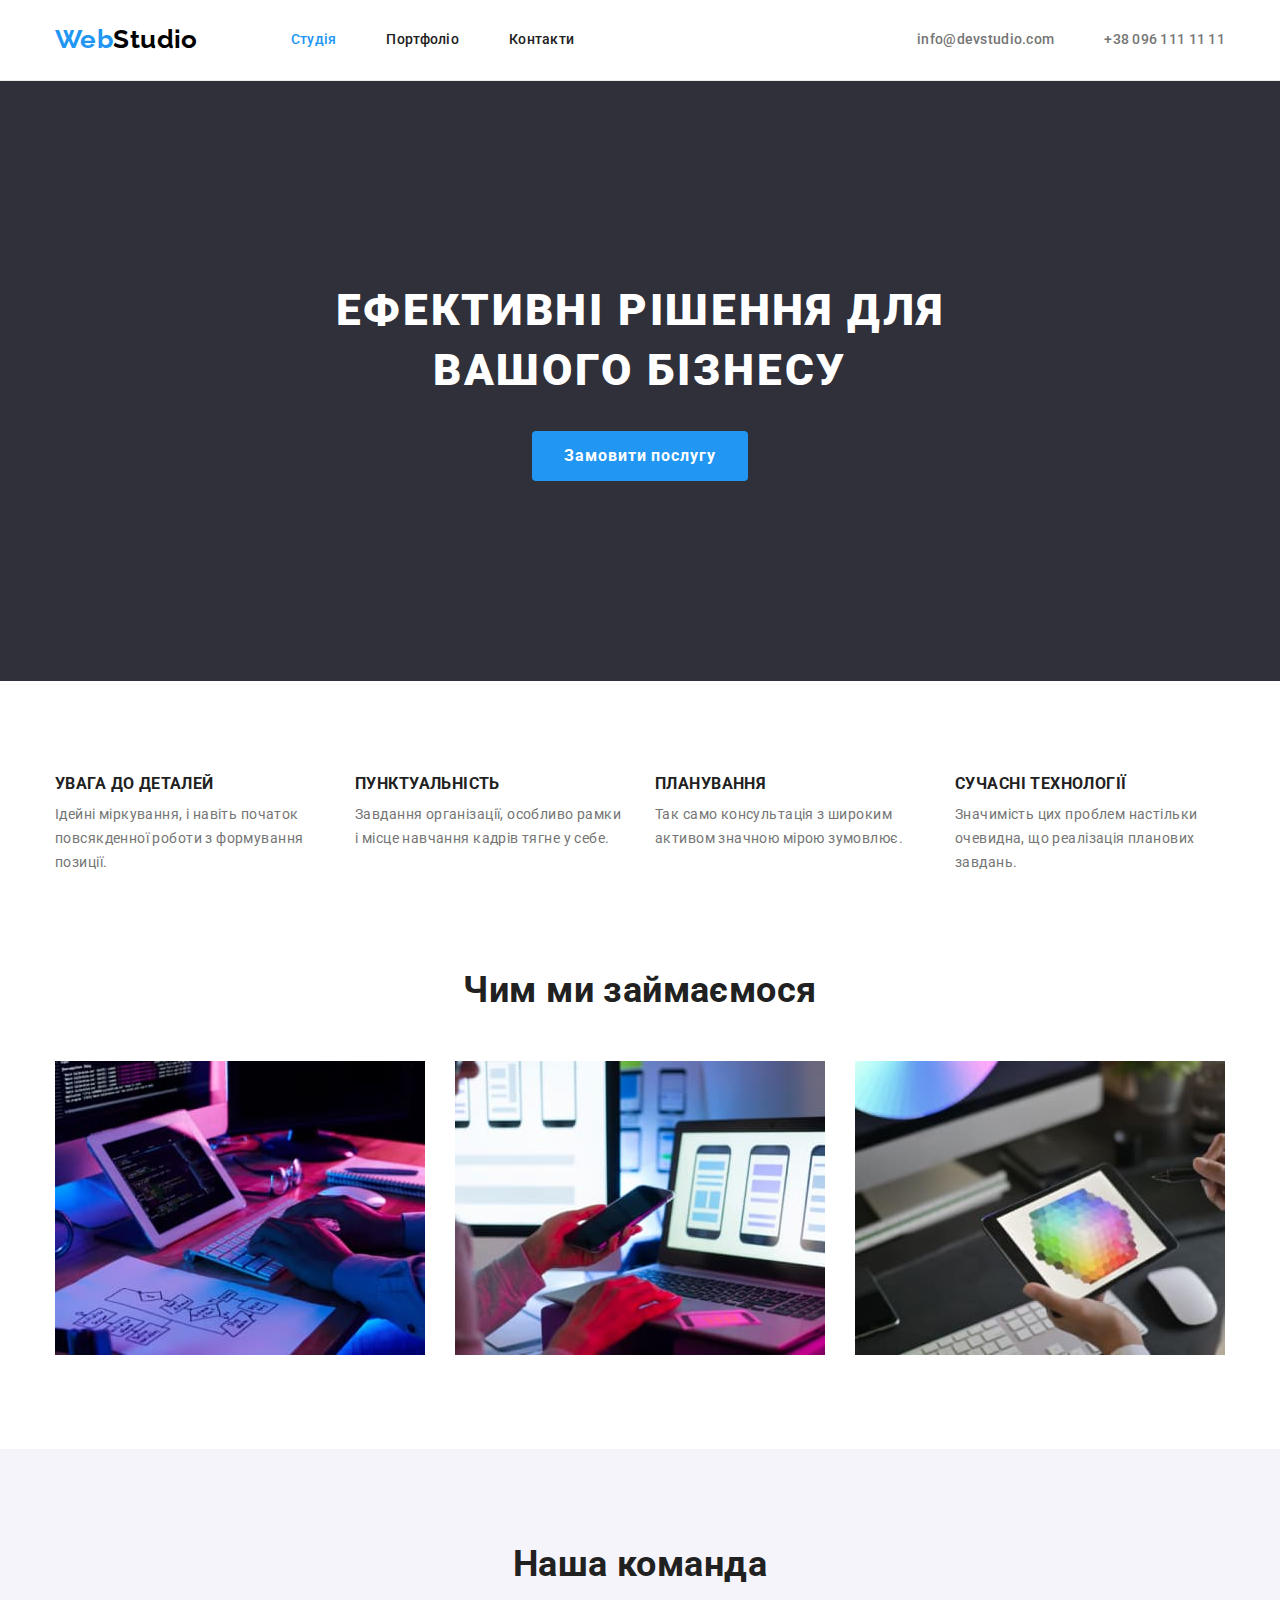
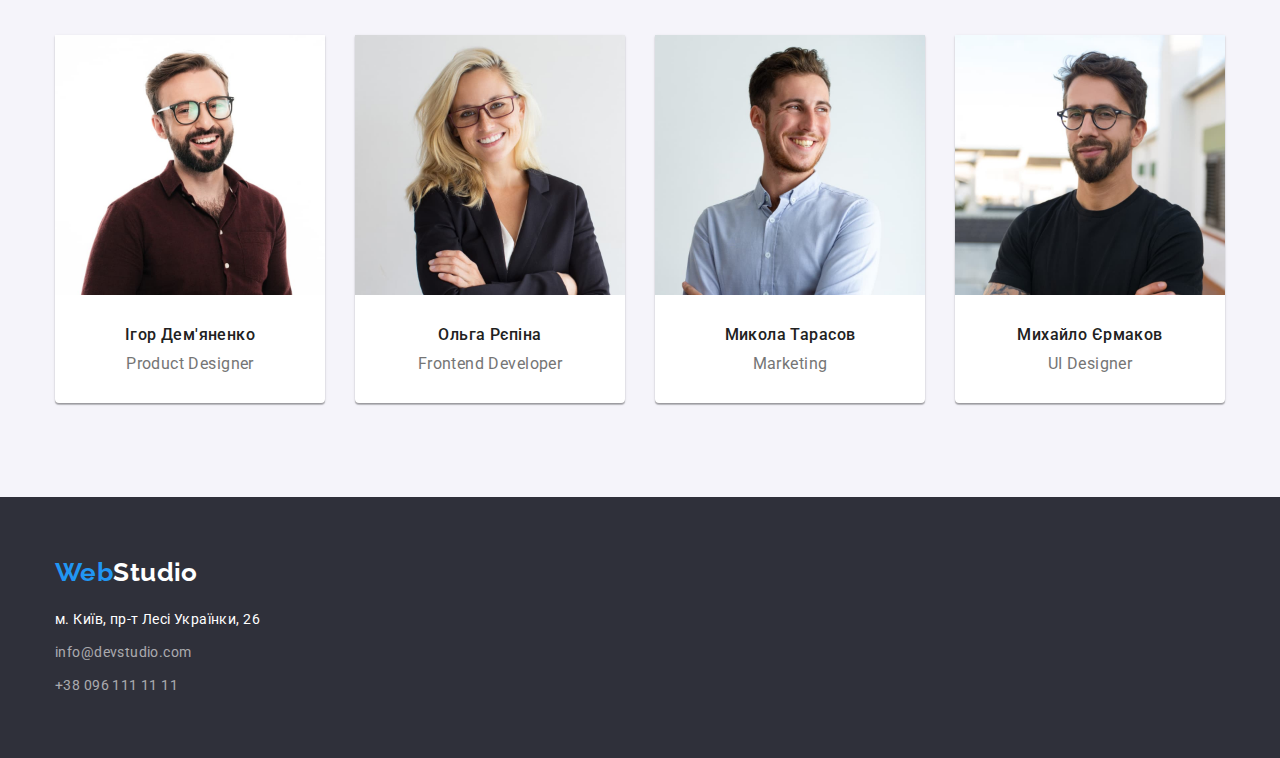
<file: index.html>
<!DOCTYPE html>
<html lang="en">
  <head>
    <meta charset="UTF-8" />
    <meta http-equiv="X-UA-Compatible" content="IE=edge" />
    <meta name="viewport" content="width=device-width, initial-scale=1.0" />

    <link rel="preconnect" href="https://fonts.googleapis.com" />
    <link rel="preconnect" href="https://fonts.gstatic.com" crossorigin />
    <link
      href="https://fonts.googleapis.com/css2?family=Raleway:wght@700&family=Roboto:wght@400;500;700;900&display=swap"
      rel="stylesheet"
    />
    <title>Студія</title>
    <!--modern normalize-->
    <link
      rel="stylesheet"
      href="https://cdnjs.cloudflare.com/ajax/libs/modern-normalize/1.1.0/modern-normalize.min.css"
    />
    <link rel="stylesheet" href="./css/styles.css" />
    <link rel="preconnect" href="https://fonts.gstatic.com" />
  </head>
  <body>
    <header>
      <div class="container heder-container">
        <nav class="header-nav">
          <a href="./index.html" class="logo logo-header-menu link">
            <!--ссылка на возврат в начало страницы-->
            Web<span class="header-logo-span link">Studio</span>
          </a>
          <ul class="header-nav-menu">
            <!--список ссылок навигации по сайту-->
            <li><a href="./index.html" class="header-menu current link">Студія</a></li>
            <li><a href="./portfolio.html" class="header-menu link">Портфоліо</a></li>
            <li><a href="" class="header-menu link">Контакти</a></li>
          </ul>
        </nav>
        <!--список контактов-->
        <!-- <div ></div> -->
        <ul class="header-mail-tel">
          <li>
            <a href="mailto:info@devstudio.com" class="header-contacts mail link"
              >info@devstudio.com</a
            >
          </li>
          <li>
            <a href="tel:+380961111111" class="header-contacts link">+38 096 111 11 11</a>
          </li>
        </ul>
      </div>
    </header>
    <main>
      <!--герой-->
      <section class="hero">
        <div class="container">
          <h1 class="hero-title">Ефективні рішення для вашого бізнесу</h1>
          <button type="button" class="btn-alternative">Замовити послугу</button>
          <!--кнопка з посиланням-->
        </div>
      </section>
      <!--список переваг або особливостей-->
      <section class="especially">
        <div class="container">
          <h2 class="title visually-hidden">Наші особливості</h2>
          <!--позже спрячем чтобы на странице не было видно этого заголовка-->
          <ul class="especially-bloсk">
            <li class="especially-card">
              <h3 class="title">Увага до деталей</h3>
              <p class="text">
                Ідейні міркування, і навіть початок повсякденної роботи з формування позиції.
              </p>
            </li>
            <li class="especially-card">
              <h3 class="title">Пунктуальність</h3>
              <p class="text">
                Завдання організації, особливо рамки і місце навчання кадрів тягне у себе.
              </p>
            </li>
            <li class="especially-card">
              <h3 class="title">Планування</h3>
              <p class="text">Так само консультація з широким активом значною мірою зумовлює.</p>
            </li>
            <li class="especially-card">
              <h3 class="title">Сучасні технології</h3>
              <p class="text">
                Значимість цих проблем настільки очевидна, що реалізація планових завдань.
              </p>
            </li>
          </ul>
        </div>
      </section>
      <!--Чим ми займаємося-->
      <section class="made">
        <div class="container">
          <h2 class="title-section">Чим ми займаємося</h2>
          <ul class="made-cards">
            <li class="made-pfoto">
              <img src="./images/box1.jpg" alt="ноутбук та девайс" width="370" />
            </li>
            <li class="made-pfoto">
              <img src="./images/box2.jpg" alt="ноутбук та девайс" width="370" />
            </li>
            <li class="made-pfoto">
              <img src="./images/box3.jpg" alt="ноутбук та девайс" width="370" />
            </li>
          </ul>
        </div>
      </section>
      <!--Наша команда-->
      <section class="team">
        <div class="container">
          <h2 class="title-section">Наша команда</h2>
          <ul class="team-cards">
            <li class="team-employees">
              <img src="./images/ihor.jpg" alt="фото Ігор Дем'яненко" width="270" />
              <div class="team-cards-title">
                <h3 class="title">Ігор Дем'яненко</h3>
                <p class="text">Product Designer</p>
              </div>
            </li>
            <li class="team-employees">
              <img src="./images/olga.jpg" alt="фото Ольга Рєпіна" width="270" />
              <div class="team-cards-title">
                <h3 class="title">Ольга Рєпіна</h3>
                <p class="text">Frontend Developer</p>
              </div>
            </li>
            <li class="team-employees">
              <img src="./images/mykola.jpg" alt="фото Микола Тарасов" width="270" />
              <div class="team-cards-title">
                <h3 class="title">Микола Тарасов</h3>
                <p class="text">Marketing</p>
              </div>
            </li>
            <li class="team-employees">
              <img src="./images/myhailo.jpg" alt="фото Михайло Єрмаков" width="270" />
              <div class="team-cards-title">
                <h3 class="title">Михайло Єрмаков</h3>
                <p class="text">UI Designer</p>
              </div>
            </li>
          </ul>
        </div>
      </section>
    </main>
    <footer class="footer">
      <!--тег addres-->
      <div class="container">
        <a href="./index.html" class="logo link">
          Web<span class="footer-logo link">Studio</span></a
        >
        <address>
          <ul>
            <li class="footer-address-list">
              <a
                href="https://goo.gl/maps/6emUorHh679U21bC7"
                target="_blank"
                rel="noopener nofollow noreferrer"
                class="footer-address link"
                >м. Київ, пр-т Лесі Українки, 26</a
              ><!--поставила для rel все три атрибута ШОБ надежнее )))-->
            </li>
            <li class="footer-address-list">
              <a href="mailto:info@devstudio.com" class="footer-contacts mail link"
                >info@devstudio.com</a
              >
            </li>
            <li class="footer-address-list without-margin">
              <a href="tel:+380961111111" class="footer-contacts link">+38 096 111 11 11</a>
            </li>
          </ul>
        </address>
      </div>
    </footer>
  </body>
</html>
</file>
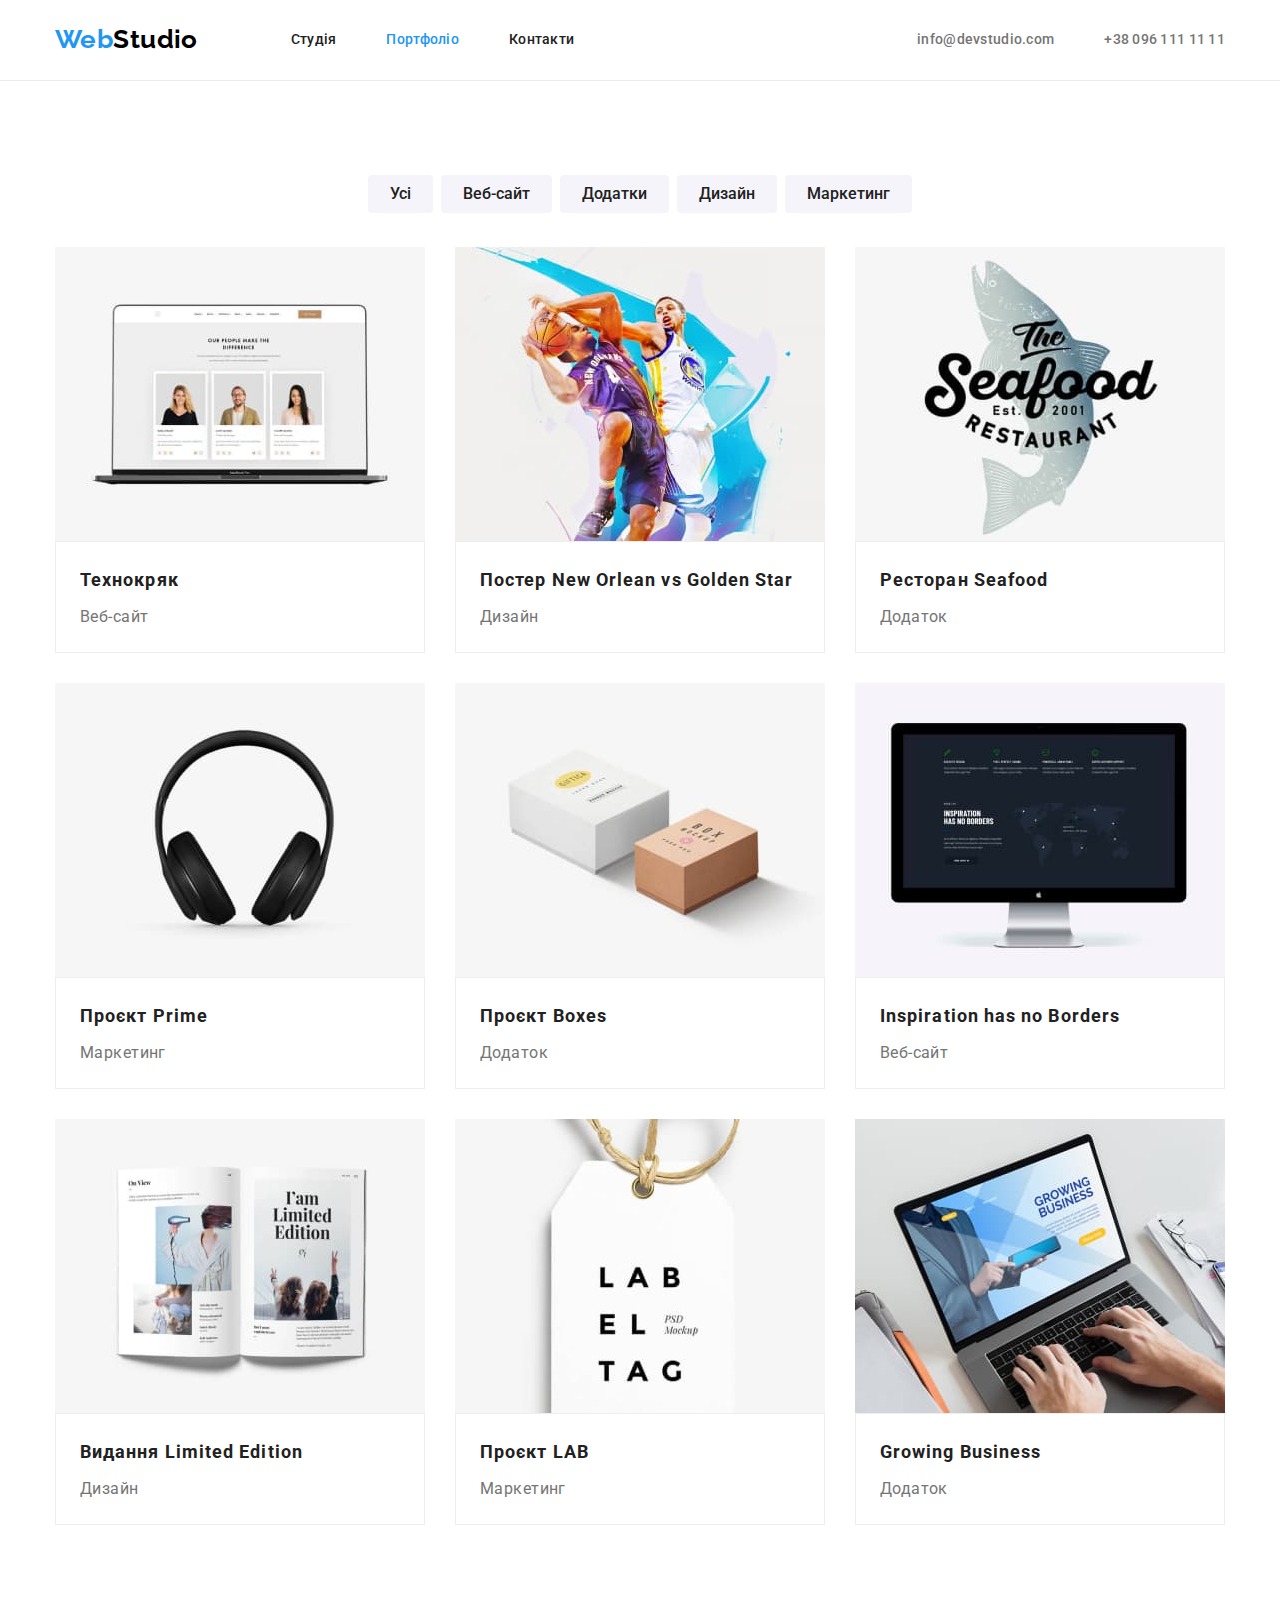
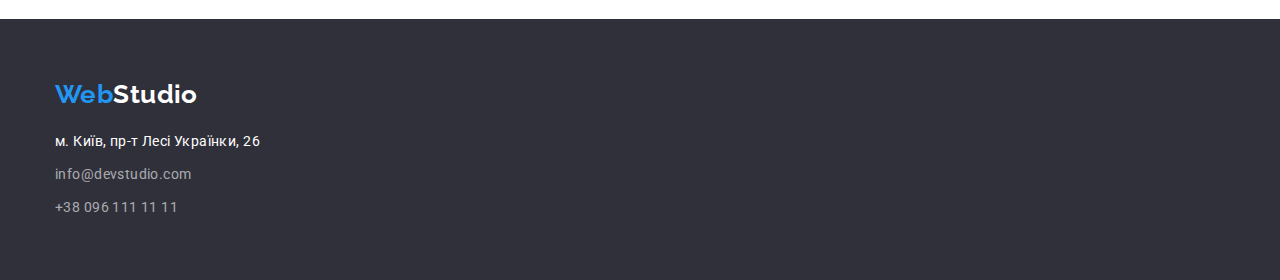
<file: portfolio.html>
<!DOCTYPE html>
<html lang="en">
  <head>
    <meta charset="UTF-8" />
    <meta http-equiv="X-UA-Compatible" content="IE=edge" />
    <meta name="viewport" content="width=device-width, initial-scale=1.0" />
    <link rel="preconnect" href="https://fonts.googleapis.com" />
    <link rel="preconnect" href="https://fonts.gstatic.com" crossorigin />
    <link
      href="https://fonts.googleapis.com/css2?family=Raleway:wght@700&family=Roboto:wght@400;500;700;900&display=swap"
      rel="stylesheet"
    />
    <title>Портфоліо</title>
    <!--modern normalize-->
    <link
      rel="stylesheet"
      href="https://cdnjs.cloudflare.com/ajax/libs/modern-normalize/1.1.0/modern-normalize.min.css"
    />
    <link rel="stylesheet" href="./css/styles.css" />
  </head>
  <body>
    <header>
      <div class="container heder-container">
        <nav class="header-nav">
          <a href="./index.html" class="logo logo-header-menu link">
            <!--ссылка на возврат в начало страницы-->
            Web<span class="header-logo-span link">Studio</span>
          </a>
          <ul class="header-nav-menu">
            <!--список ссылок навигации по сайту-->
            <li><a href="./index.html" class="header-menu link">Студія</a></li>
            <li><a href="./portfolio.html" class="header-menu current link">Портфоліо</a></li>
            <li><a href="" class="header-menu link">Контакти</a></li>
          </ul>
        </nav>
        <!--список контактов-->
        <!-- <div ></div> -->
        <ul class="header-mail-tel">
          <li>
            <a href="mailto:info@devstudio.com" class="header-contacts mail link"
              >info@devstudio.com</a
            >
          </li>
          <li>
            <a href="tel:+380961111111" class="header-contacts link">+38 096 111 11 11</a>
          </li>
        </ul>
      </div>
    </header>
    <main>
      <!--фильтр-->
      <section class="portfolio-filtr">
        <!--заголовок не будет отображатся на странице-->
        <h1 class="visually-hidden">Портфоліо</h1>
        <div class="container">
          <ul class="btn portfolio">
            <li><button type="button" class="btn-prim">Усі</button></li>
            <li><button type="button" class="btn-prim">Веб-сайт</button></li>
            <li><button type="button" class="btn-prim">Додатки</button></li>
            <li><button type="button" class="btn-prim">Дизайн</button></li>
            <li><button type="button" class="btn-prim">Маркетинг</button></li>
          </ul>
        </div>
      </section>
      <!--portfolio-->
      <section class="portfolio">
        <div class="container">
          <ul class="portfolio-cards-block">
            <li class="portfolio-cards">
              <a class="link" href="">
                <img
                  src="./images/portfolio/img11.jpg"
                  alt="Приклад сторінки веб-сайту"
                  width="370"
                  height="290"
                />
                <div class="portfolio-cards-title">
                  <h2 class="title">Технокряк</h2>
                  <p class="text">Веб-сайт</p>
                </div>
              </a>
            </li>
            <li class="portfolio-cards">
              <a class="link" href="">
                <img
                  src="./images/portfolio/img12.jpg"
                  alt="Постер New Orlean vs Golden Star"
                  width="370"
                  height="290"
                />
                <div class="portfolio-cards-title">
                  <h2 class="title">Постер New Orlean vs Golden Star</h2>
                  <p class="text">Дизайн</p>
                </div>
              </a>
            </li>
            <li class="portfolio-cards">
              <a class="link" href="">
                <img
                  src="./images/portfolio/img13.jpg"
                  alt="Лого ресторану Seafood"
                  width="370"
                  height="290"
                />
                <div class="portfolio-cards-title">
                  <h2 class="title">Ресторан Seafood</h2>
                  <p class="text">Додаток</p>
                </div>
              </a>
            </li>
            <li class="portfolio-cards">
              <a class="link" href="">
                <img src="./images/portfolio/img21.jpg" alt="навушники" width="370" height="290" />
                <div class="portfolio-cards-title">
                  <h2 class="title">Проєкт Prime</h2>
                  <p class="text">Маркетинг</p>
                </div>
              </a>
            </li>
            <li class="portfolio-cards">
              <a class="link" href="">
                <img
                  src="./images/portfolio/img22.jpg"
                  alt="Дві коробки біла та бежева"
                  width="370"
                  height="290"
                />
                <div class="portfolio-cards-title">
                  <h2 class="title">Проєкт Boxes</h2>
                  <p class="text">Додаток</p>
                </div>
              </a>
            </li>
            <li class="portfolio-cards">
              <a class="link" href="">
                <img
                  src="./images/portfolio/img23.jpg"
                  alt="Монітор з прикладом веб-сайту"
                  width="370"
                  height="290"
                />
                <div class="portfolio-cards-title">
                  <h2 class="title">Inspiration has no Borders</h2>
                  <p class="text">Веб-сайт</p>
                </div>
              </a>
            </li>
            <li class="portfolio-cards">
              <a class="link" href="">
                <img
                  src="./images/portfolio/img31.jpg"
                  alt="Розгорнута сторінка журналу Limited Edition"
                  width="370"
                  height="290"
                />
                <div class="portfolio-cards-title">
                  <h2 class="title">Видання Limited Edition</h2>
                  <p class="text">Дизайн</p>
                </div>
              </a>
            </li>
            <li class="portfolio-cards">
              <a class="link" href="">
                <img
                  src="./images/portfolio/img32.jpg"
                  alt="Біла етикетка з написом Lab el tag"
                  width="370"
                  height="290"
                />
                <div class="portfolio-cards-title">
                  <h2 class="title">Проєкт LAB</h2>
                  <p class="text">Маркетинг</p>
                </div>
              </a>
            </li>
            <li class="portfolio-cards">
              <a class="link" href="">
                <img
                  src="./images/portfolio/img33.jpg"
                  alt="Відкритий ноутбук"
                  width="370"
                  height="290"
                />
                <div class="portfolio-cards-title">
                  <h2 class="title">Growing Business</h2>
                  <p class="text">Додаток</p>
                </div>
              </a>
            </li>
          </ul>
        </div>
      </section>
    </main>
    <footer class="footer">
      <!--тег addres-->
      <div class="container">
        <a href="./index.html" class="logo link">
          Web<span class="footer-logo link">Studio</span></a
        >
        <address>
          <ul>
            <li class="footer-address-list">
              <a
                href="https://goo.gl/maps/6emUorHh679U21bC7"
                target="_blank"
                rel="noopener nofollow noreferrer"
                class="footer-address link"
                >м. Київ, пр-т Лесі Українки, 26</a
              ><!--поставила для rel все три атрибута ШОБ надежнее )))-->
            </li>
            <li class="footer-address-list">
              <a href="mailto:info@devstudio.com" class="footer-contacts mail link"
                >info@devstudio.com</a
              >
            </li>
            <li class="footer-address-list without-margin">
              <a href="tel:+380961111111" class="footer-contacts link">+38 096 111 11 11</a>
            </li>
          </ul>
        </address>
      </div>
    </footer>
  </body>
</html>
</file>
<file: css/styles.css>
:root {
    --text-primary-color: #212121;
    --text-color: #757575;
    --accent-color: #2196f3;
    --white-color: #fff;
    --btn-prim-color: #F5F4FA;
    --footer-color: #2F303A;
    --header-logo-color: #000;
    --footer-contacts-color: rgba(255, 255, 255, 0.6);
    --header-border-color: #ECECEC;
    --border-portfolio-color: #EEEEEE;
    /*--btn-alternative-hover-color:
      
      #188CE8; */
}
body{
    font-family: Roboto, sans-serif;
    background-color: var(--white-color);
    color: var(--text-primary-color);
    font-size: 14px;
    letter-spacing: 0.03em;
}
h1,h2,h3,h4,p{
    margin: 0;
}
img{
    display: block;
    max-width: 100%;
    height: auto;
}
/*убирает маркеры возле ненумер списков*/
ul{
    list-style: none;
    margin: 0;
    padding-left: 0;
}
.link{
    text-decoration: none;
}
section{
    padding-top: 94px;
    padding-bottom: 94px;
}
.container {
    /* outline: 2px solid gold; */
    width: 1200px;
    padding: 0 15px;
    margin: 0 auto;
}
button {
    /*font-family: inherit; принудительное унаследование от боди для кнопок*/
    cursor: pointer; /*курсор ладонь*/
    display: block;
    border: none;
    border-radius: 4px;
}
.visually-hidden {
    position: absolute;
    white-space: nowrap;
    width: 1px;
    height: 1px;
    overflow: hidden;
    border: 0;
    padding: 0;
    clip: rect(0 0 0 0);
    clip-path: inset(50%);
    margin: -1px;
}
/*======= верхний лог о======*/
.logo {

    color: var(--accent-color);
    font-family: Raleway, sans-serif;
    font-weight: 700;
    font-size: 26px;
    line-height: 1.19;
}

.logo-header-menu {
    margin-right: 93px;
    padding-top: 24px;
    padding-bottom: 25px;
}

.header-logo-span {
    color: var(--header-logo-color);
}
/*============= верхняя менюшка  ============*/
/* .header-nav{
    outline: 2px solid rgb(95, 29, 201);
} */

.heder-container,
.header-nav,
.header-nav-menu,
.header-mail-tel {
    display: flex;
    align-items: center;
}
.header-nav-menu{
    column-gap: 50px;
}
.header-menu,
.header-contacts{
    padding-top: 32px;
    padding-bottom: 32px;
}
/*вариант как отодвинуть майл и тел вправо
.heder-container{
    justify-content: space-between;
}*/
.header-mail-tel {
    margin-left: auto;
    gap: 50px;
}
/*.header-contacts.mail {
       margin-left: auto;  не сработал
}*/
/*nav a href*/
.header-menu{
    color: var(--text-primary-color);
    font-weight: 500;
    line-height: 1.14;
    letter-spacing: 0.02em; 
}
/*активная страница сайта*/
.header-menu.current{
 color: var(--accent-color);
}
.header-menu:hover,
.header-menu:focus{
    color: var(--accent-color);
}
.header-contacts{
    color: var(--text-color);
    font-weight: 500;
    line-height: 1.14;
    letter-spacing: 0.02em;
}
.header-contacts:hover,
.header-contacts:focus {
    color: var(--accent-color);
}
header{
    border-bottom: 1px solid var(--header-border-color);
}
/*=============== hero =========================*/
.hero {
    background-color: var(--footer-color);
    text-align: center;
    padding: 200px 0;
}
.hero-title{
    margin: 0 auto;
    margin-bottom: 30px;
    
    color: var(--white-color);

    width: 696px;
    
    font-weight: 900;
    font-size: 44px;
    line-height: 1.36;
   
    letter-spacing: 0.06em;
    text-transform: uppercase;
    
}
/*кнопка героя*/
.btn-alternative{
    display: inline-block;
    min-width: 216px;
    padding: 10px 32px;
    
    color: var(--white-color);
    background-color: var(--accent-color);
    
    font-weight: 700;
    font-size: 16px;
    line-height: 1.88;
    letter-spacing: 0.06em;
}
.btn-alternative:focus,
.btn-alternative:hover{
    background:#188CE8;
    box-shadow: 0px 4px 4px rgba(0, 0, 0, 0.15);
    
}
/*studio and portfolio*/
/*h3*/
.title{
    color: var(--text-primary-color);
}
/*p*/
.text{
    color: var(--text-color);
}

/*h2*/
.especially .title-section,
.made .title-section,
.team .title-section{
    font-weight: 700;
    font-size: 36px;
    line-height: 1.17;
    text-align: center;
}
.made .title-section{
    margin-bottom: 50px;
}
/*================= особливості =================*/

/*ul*/
.especially-bloсk {
    display: flex;
    flex-wrap: wrap;
    gap: 30px;
}
/*li*/
.especially-card {
    flex-basis: calc((100% - 90px) / 4);
}
/*h3*/
.especially .title{
    margin-bottom: 10px;

    font-weight: 700;
    line-height: 1.14;
    text-transform: uppercase;
}
/*p*/
.especially .text {
    line-height: 1.71;
}
/*=============== made ================*/
.made{
    /* background-color: darkcyan; */
    padding-top: 0;
}

/*h2*/
.made .title-section,
.team .title-section {
    margin-bottom: 50px;
}
/*ul*/
.made-cards,
.team-cards
 {
    display: flex;
    flex-wrap: wrap;
    gap: 30px;
}
/*li*/
.made-pfoto {
    flex-basis: calc((100% - 60px) / 3);
}
/* ========================= команда ====================*/
.team {
    background-color: var(--btn-prim-color);
}

/*h2
/*ul выше описаны*/

/*li*/
.team-employees{
    flex-basis: calc( (100% - 90px ) / 4);
    box-shadow: 0px 1px 3px rgba(0, 0, 0, 0.12), 0px 1px 1px rgba(0, 0, 0, 0.14), 0px 2px 1px rgba(0, 0, 0, 0.2);
    border-radius: 0px 0px 4px 4px;
    background-color: var(--white-color);
}
.team-cards-title{
    padding-top: 30px;
    padding-bottom: 30px;
}
/*h3*/
.team .title{
    /* margin-top: 30px; */
    margin-bottom: 10px;
    font-weight: 500;
    font-size: 16px;
    line-height: 1.19;
    text-align: center; 
    }
/*p*/
.team .text{
    /* margin-bottom: 30px; */
    font-size: 16px;
    line-height: 1.19;
    text-align: center;
}

/*----------------------portfolio------------*/
.portfolio-filtr{
    padding-bottom: 34px;
}
.btn.portfolio{
    /* padding-top: 94px;
    padding-bottom: 50px; */
    display: flex;
    justify-content: center;
    column-gap: 8px;
}
.portfolio{
    padding-top: 0;
}
.portfolio-cards-block{
    display: flex;
    flex-wrap: wrap;
    gap: 30px;
    
}
.portfolio-cards{
    flex-basis: calc((100% - 60px) / 3);
   
    
}
.portfolio-cards-title{
    padding: 20px 24px;
    border: 1px solid var(--border-portfolio-color);
}
/*h2*/
.portfolio .title{
    /* margin-top: 20px; */
    margin-bottom: 4px;
    /* margin-left: 24px; */

    font-weight: 700;
    font-size: 18px;
    line-height: 2;
    letter-spacing: 0.06em; 
}
/*p*/
.portfolio .text{
    /* margin-bottom: 20px; */
    font-size: 16px;
    line-height: 1.88;
    /* margin-left: 24px; */
}

/*============= кнопки портфолио =============*/ 
.btn-prim{
    display: inline-block; 
    padding: 6px 22px;
    

    color: var(--text-primary-color);
    background-color: var(--btn-prim-color);

    font-weight: 500;
    font-size: 16px;
    line-height: 1.63;
}
.btn-prim:hover,
.btn-prim:focus
{
    color: var(--white-color);
    background-color: var(--accent-color);
}
/*================ footer ================*/

footer{
    background-color: var(--footer-color);
    padding: 60px 0;
}
/* .footer .container {
   
} */
address {
    margin-top: 20px;
}
.footer-logo {
    color: var(--white-color);
}

.footer-address,
.footer-contacts{
    color: var(--white-color);
    /* font-weight: 400; */
    line-height: 1.71;
    font-style: normal;
}
.footer-contacts {
    color: var(--footer-contacts-color);
    
}
.footer-address-list{
    margin-bottom:  9px;
}
.without-margin{
     margin-bottom: 0;
}
/* .footer-address-contact {
    margin-bottom: 9px;
} не согласна*/
.footer-address:hover,
.footer-address:focus,
.footer-contacts:hover,
.footer-contacts:focus {
    color: var(--accent-color);
}
</file>
